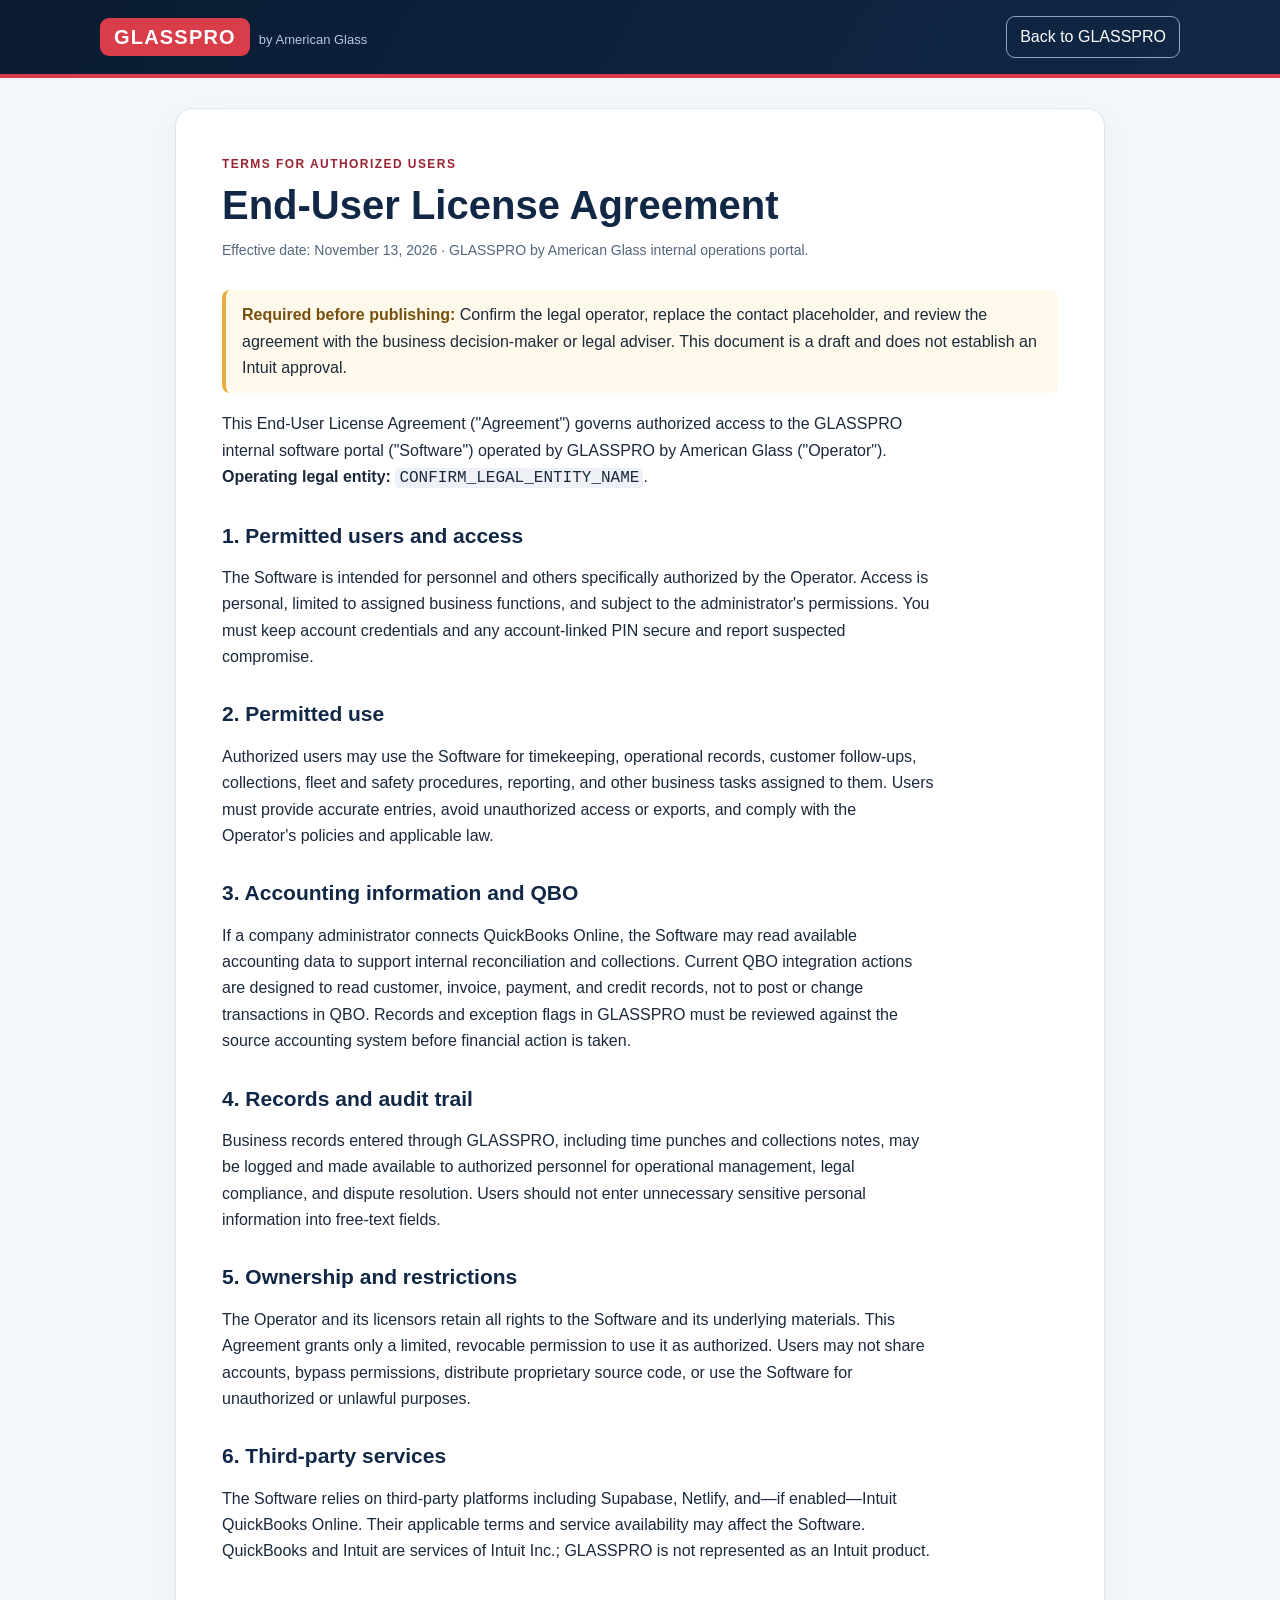
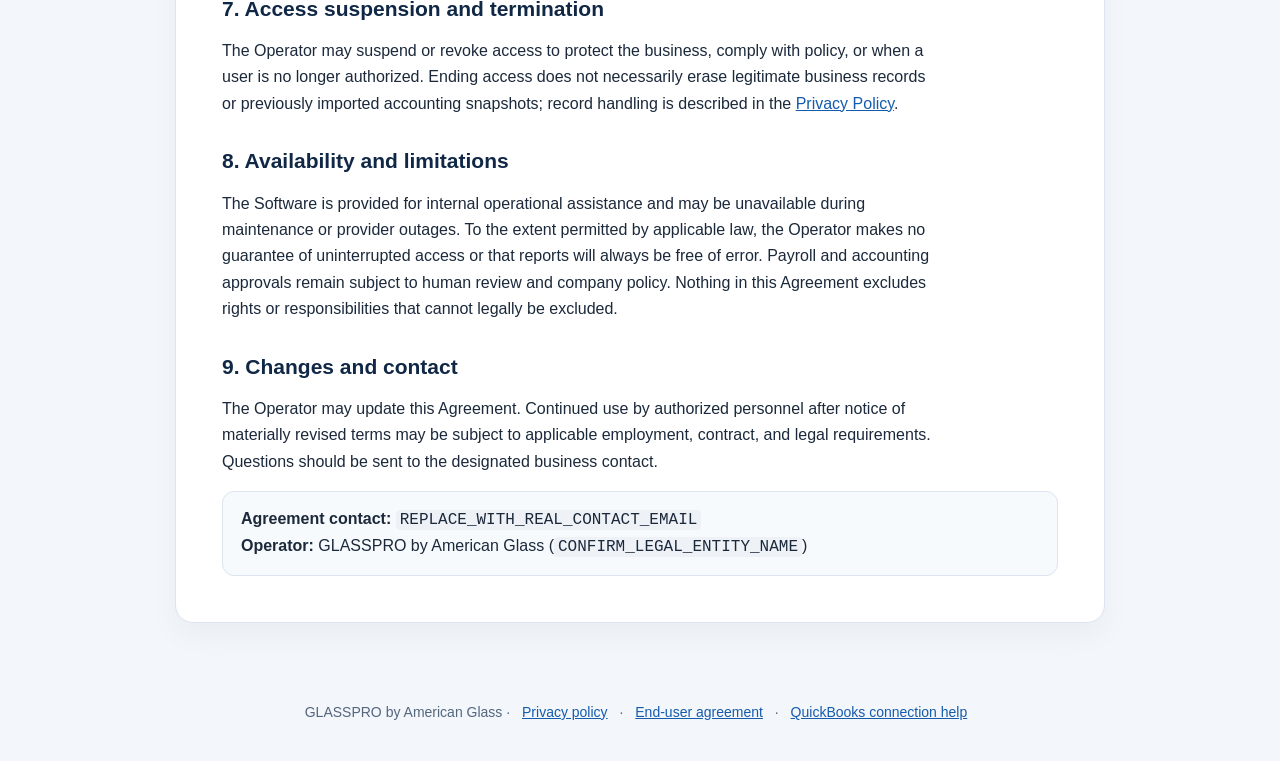
<file: eula.html>
<!doctype html>
<html lang="en"><head><meta charset="utf-8"><meta name="viewport" content="width=device-width, initial-scale=1">
<meta name="robots" content="index,follow"><title>End-User License Agreement | GLASSPRO</title>
<link rel="stylesheet" href="gp-public-legal.css"></head><body>
<header><div class="header-in"><a href="index.html" class="brand"><strong>GLASSPRO</strong><span>by American Glass</span></a><a class="back" href="index.html">Back to GLASSPRO</a></div></header>
<main><article class="paper"><div class="eyebrow">Terms for authorized users</div><h1>End-User License Agreement</h1><p class="meta">Effective date: November 13, 2026 · GLASSPRO by American Glass internal operations portal.</p>
<div class="notice"><strong>Required before publishing:</strong> Confirm the legal operator, replace the contact placeholder, and review the agreement with the business decision-maker or legal adviser. This document is a draft and does not establish an Intuit approval.</div>
<p>This End-User License Agreement ("Agreement") governs authorized access to the GLASSPRO internal software portal ("Software") operated by GLASSPRO by American Glass ("Operator"). <strong>Operating legal entity:</strong> <code>CONFIRM_LEGAL_ENTITY_NAME</code>.</p>
<h2>1. Permitted users and access</h2><p>The Software is intended for personnel and others specifically authorized by the Operator. Access is personal, limited to assigned business functions, and subject to the administrator's permissions. You must keep account credentials and any account-linked PIN secure and report suspected compromise.</p>
<h2>2. Permitted use</h2><p>Authorized users may use the Software for timekeeping, operational records, customer follow-ups, collections, fleet and safety procedures, reporting, and other business tasks assigned to them. Users must provide accurate entries, avoid unauthorized access or exports, and comply with the Operator's policies and applicable law.</p>
<h2>3. Accounting information and QBO</h2><p>If a company administrator connects QuickBooks Online, the Software may read available accounting data to support internal reconciliation and collections. Current QBO integration actions are designed to read customer, invoice, payment, and credit records, not to post or change transactions in QBO. Records and exception flags in GLASSPRO must be reviewed against the source accounting system before financial action is taken.</p>
<h2>4. Records and audit trail</h2><p>Business records entered through GLASSPRO, including time punches and collections notes, may be logged and made available to authorized personnel for operational management, legal compliance, and dispute resolution. Users should not enter unnecessary sensitive personal information into free-text fields.</p>
<h2>5. Ownership and restrictions</h2><p>The Operator and its licensors retain all rights to the Software and its underlying materials. This Agreement grants only a limited, revocable permission to use it as authorized. Users may not share accounts, bypass permissions, distribute proprietary source code, or use the Software for unauthorized or unlawful purposes.</p>
<h2>6. Third-party services</h2><p>The Software relies on third-party platforms including Supabase, Netlify, and—if enabled—Intuit QuickBooks Online. Their applicable terms and service availability may affect the Software. QuickBooks and Intuit are services of Intuit Inc.; GLASSPRO is not represented as an Intuit product.</p>
<h2>7. Access suspension and termination</h2><p>The Operator may suspend or revoke access to protect the business, comply with policy, or when a user is no longer authorized. Ending access does not necessarily erase legitimate business records or previously imported accounting snapshots; record handling is described in the <a href="privacy.html">Privacy Policy</a>.</p>
<h2>8. Availability and limitations</h2><p>The Software is provided for internal operational assistance and may be unavailable during maintenance or provider outages. To the extent permitted by applicable law, the Operator makes no guarantee of uninterrupted access or that reports will always be free of error. Payroll and accounting approvals remain subject to human review and company policy. Nothing in this Agreement excludes rights or responsibilities that cannot legally be excluded.</p>
<h2>9. Changes and contact</h2><p>The Operator may update this Agreement. Continued use by authorized personnel after notice of materially revised terms may be subject to applicable employment, contract, and legal requirements. Questions should be sent to the designated business contact.</p>
<div class="contact"><strong>Agreement contact:</strong> <code>REPLACE_WITH_REAL_CONTACT_EMAIL</code><br><strong>Operator:</strong> GLASSPRO by American Glass (<code>CONFIRM_LEGAL_ENTITY_NAME</code>)</div></article></main>
<footer>GLASSPRO by American Glass · <a href="privacy.html">Privacy policy</a> · <a href="eula.html">End-user agreement</a> · <a href="qbo-disconnect.html">QuickBooks connection help</a></footer>
</body></html>
</file>
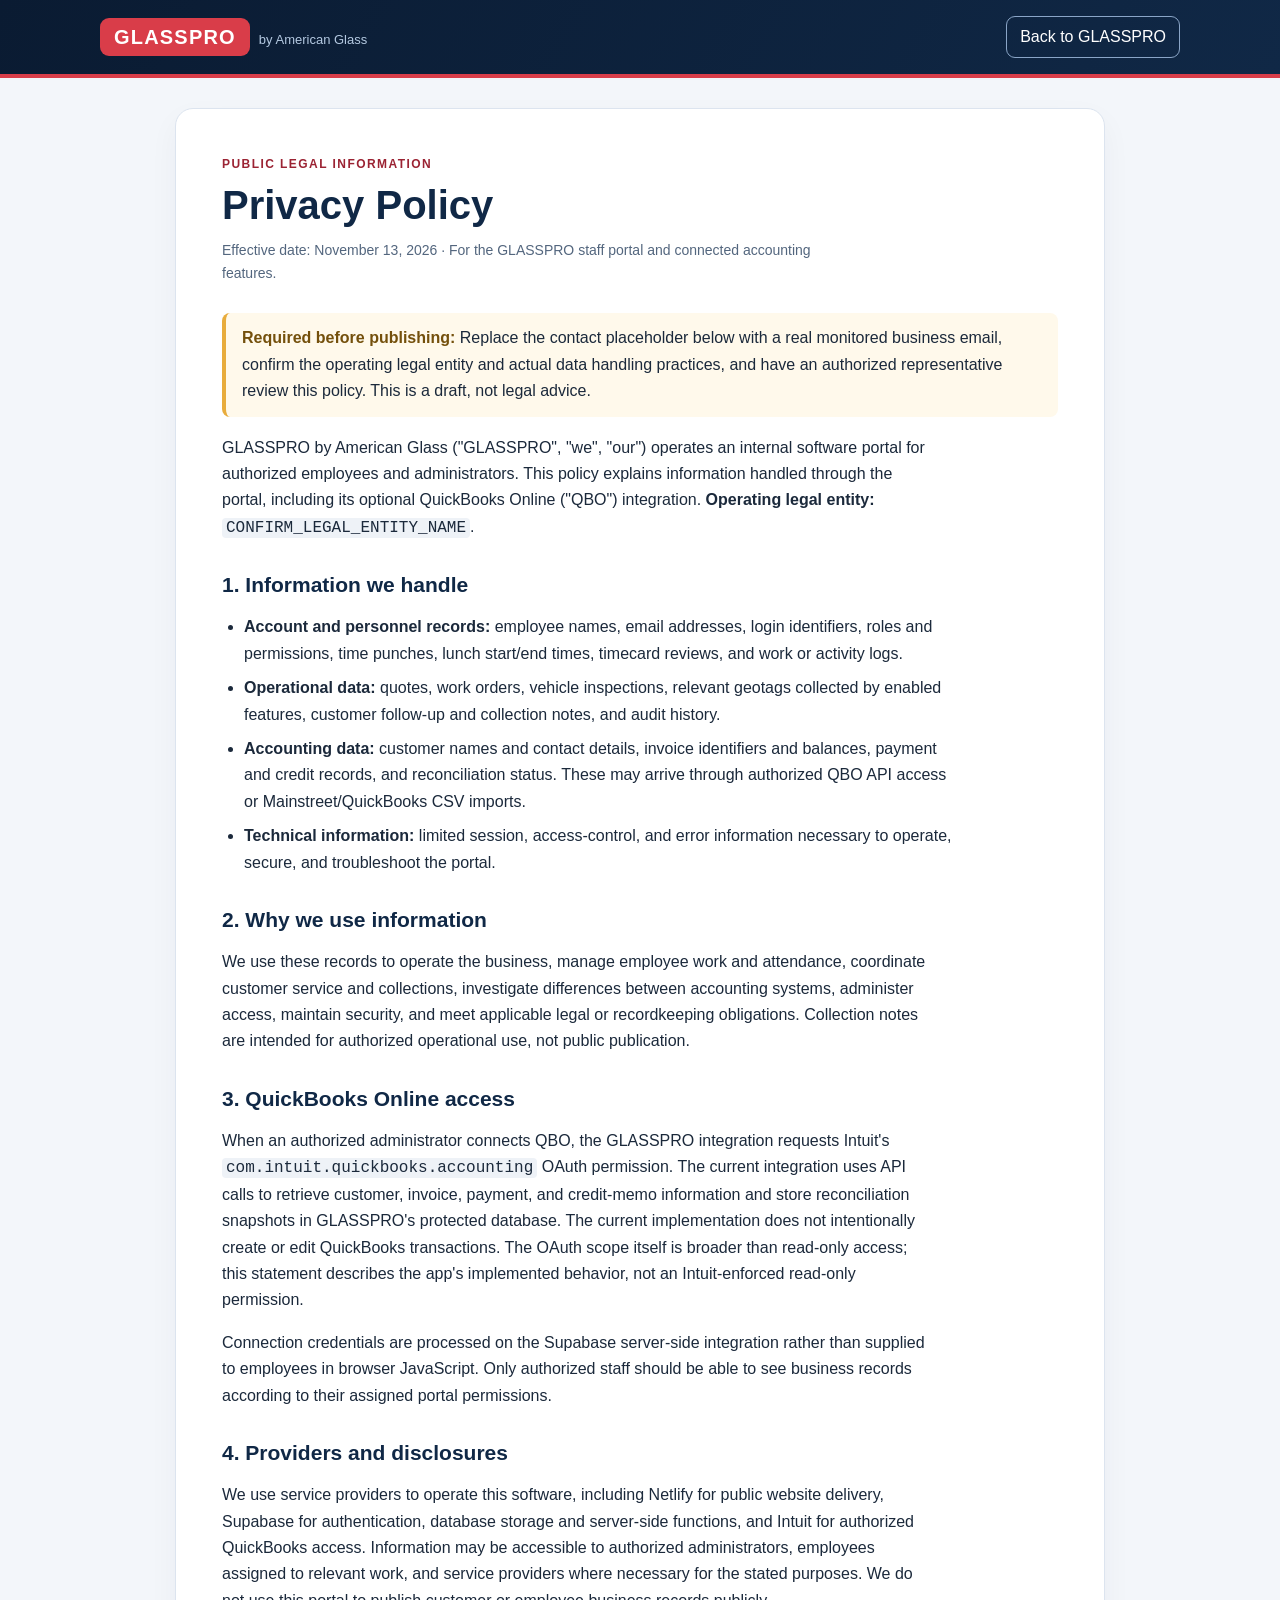
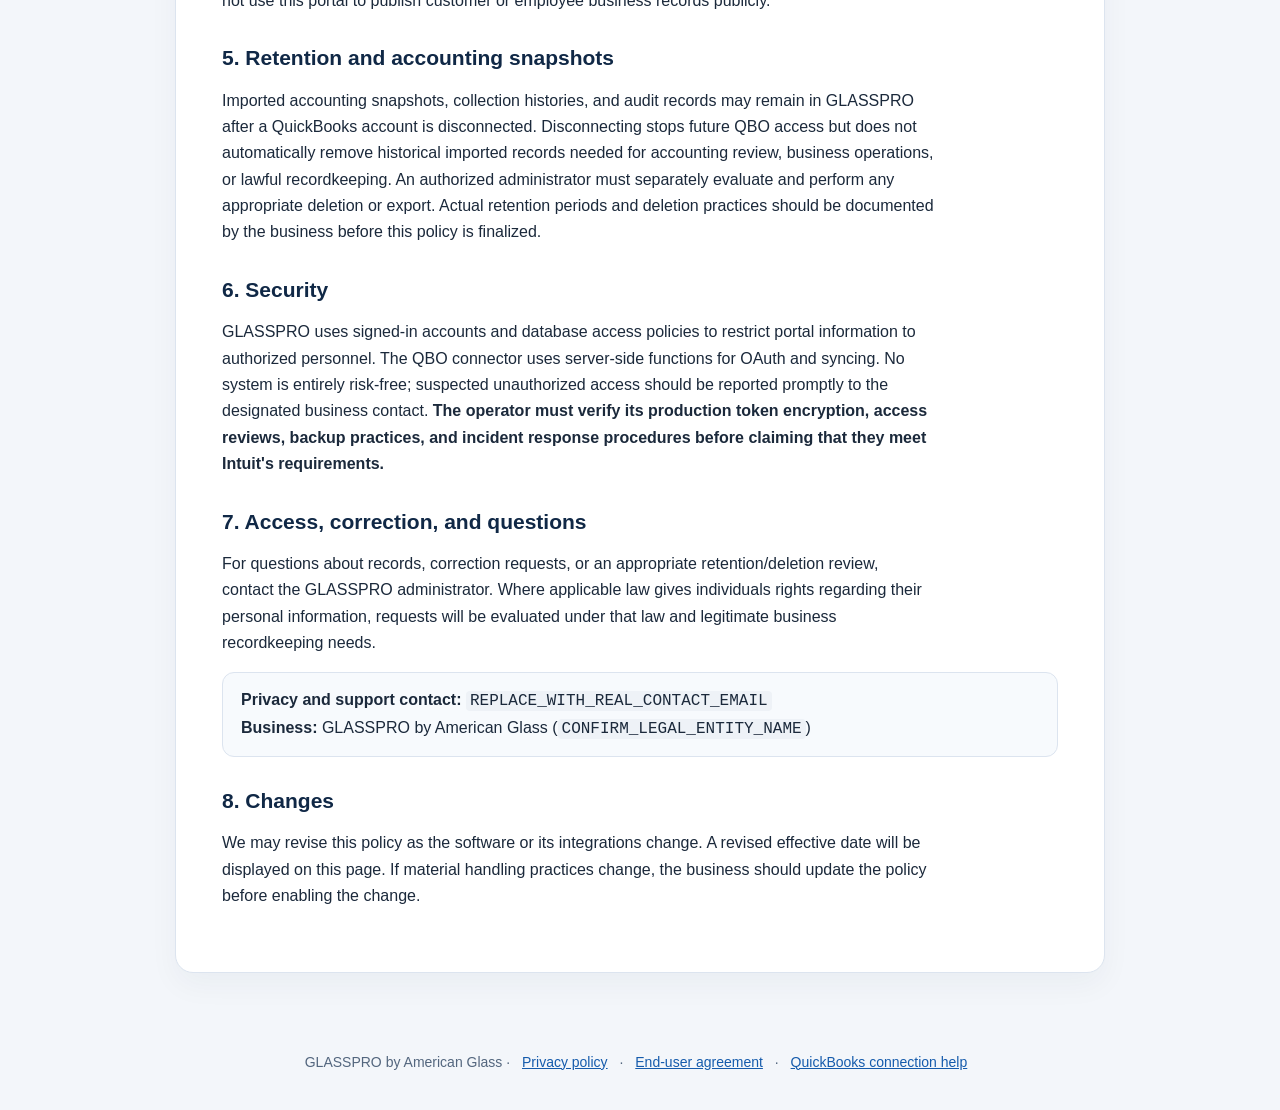
<file: privacy.html>
<!doctype html>
<html lang="en"><head><meta charset="utf-8"><meta name="viewport" content="width=device-width, initial-scale=1">
<meta name="robots" content="index,follow"><title>Privacy Policy | GLASSPRO</title>
<link rel="stylesheet" href="gp-public-legal.css"></head><body>
<header><div class="header-in"><a href="index.html" class="brand"><strong>GLASSPRO</strong><span>by American Glass</span></a><a class="back" href="index.html">Back to GLASSPRO</a></div></header>
<main><article class="paper"><div class="eyebrow">Public legal information</div><h1>Privacy Policy</h1><p class="meta">Effective date: November 13, 2026 · For the GLASSPRO staff portal and connected accounting features.</p>
<div class="notice"><strong>Required before publishing:</strong> Replace the contact placeholder below with a real monitored business email, confirm the operating legal entity and actual data handling practices, and have an authorized representative review this policy. This is a draft, not legal advice.</div>
<p>GLASSPRO by American Glass ("GLASSPRO", "we", "our") operates an internal software portal for authorized employees and administrators. This policy explains information handled through the portal, including its optional QuickBooks Online ("QBO") integration. <strong>Operating legal entity:</strong> <code>CONFIRM_LEGAL_ENTITY_NAME</code>.</p>
<h2>1. Information we handle</h2><ul>
<li><strong>Account and personnel records:</strong> employee names, email addresses, login identifiers, roles and permissions, time punches, lunch start/end times, timecard reviews, and work or activity logs.</li>
<li><strong>Operational data:</strong> quotes, work orders, vehicle inspections, relevant geotags collected by enabled features, customer follow-up and collection notes, and audit history.</li>
<li><strong>Accounting data:</strong> customer names and contact details, invoice identifiers and balances, payment and credit records, and reconciliation status. These may arrive through authorized QBO API access or Mainstreet/QuickBooks CSV imports.</li>
<li><strong>Technical information:</strong> limited session, access-control, and error information necessary to operate, secure, and troubleshoot the portal.</li></ul>
<h2>2. Why we use information</h2><p>We use these records to operate the business, manage employee work and attendance, coordinate customer service and collections, investigate differences between accounting systems, administer access, maintain security, and meet applicable legal or recordkeeping obligations. Collection notes are intended for authorized operational use, not public publication.</p>
<h2>3. QuickBooks Online access</h2><p>When an authorized administrator connects QBO, the GLASSPRO integration requests Intuit's <code>com.intuit.quickbooks.accounting</code> OAuth permission. The current integration uses API calls to retrieve customer, invoice, payment, and credit-memo information and store reconciliation snapshots in GLASSPRO's protected database. The current implementation does not intentionally create or edit QuickBooks transactions. The OAuth scope itself is broader than read-only access; this statement describes the app's implemented behavior, not an Intuit-enforced read-only permission.</p>
<p>Connection credentials are processed on the Supabase server-side integration rather than supplied to employees in browser JavaScript. Only authorized staff should be able to see business records according to their assigned portal permissions.</p>
<h2>4. Providers and disclosures</h2><p>We use service providers to operate this software, including Netlify for public website delivery, Supabase for authentication, database storage and server-side functions, and Intuit for authorized QuickBooks access. Information may be accessible to authorized administrators, employees assigned to relevant work, and service providers where necessary for the stated purposes. We do not use this portal to publish customer or employee business records publicly.</p>
<h2>5. Retention and accounting snapshots</h2><p>Imported accounting snapshots, collection histories, and audit records may remain in GLASSPRO after a QuickBooks account is disconnected. Disconnecting stops future QBO access but does not automatically remove historical imported records needed for accounting review, business operations, or lawful recordkeeping. An authorized administrator must separately evaluate and perform any appropriate deletion or export. Actual retention periods and deletion practices should be documented by the business before this policy is finalized.</p>
<h2>6. Security</h2><p>GLASSPRO uses signed-in accounts and database access policies to restrict portal information to authorized personnel. The QBO connector uses server-side functions for OAuth and syncing. No system is entirely risk-free; suspected unauthorized access should be reported promptly to the designated business contact. <strong>The operator must verify its production token encryption, access reviews, backup practices, and incident response procedures before claiming that they meet Intuit's requirements.</strong></p>
<h2>7. Access, correction, and questions</h2><p>For questions about records, correction requests, or an appropriate retention/deletion review, contact the GLASSPRO administrator. Where applicable law gives individuals rights regarding their personal information, requests will be evaluated under that law and legitimate business recordkeeping needs.</p>
<div class="contact"><strong>Privacy and support contact:</strong> <code>REPLACE_WITH_REAL_CONTACT_EMAIL</code><br><strong>Business:</strong> GLASSPRO by American Glass (<code>CONFIRM_LEGAL_ENTITY_NAME</code>)</div>
<h2>8. Changes</h2><p>We may revise this policy as the software or its integrations change. A revised effective date will be displayed on this page. If material handling practices change, the business should update the policy before enabling the change.</p></article></main>
<footer>GLASSPRO by American Glass · <a href="privacy.html">Privacy policy</a> · <a href="eula.html">End-user agreement</a> · <a href="qbo-disconnect.html">QuickBooks connection help</a></footer>
</body></html>
</file>
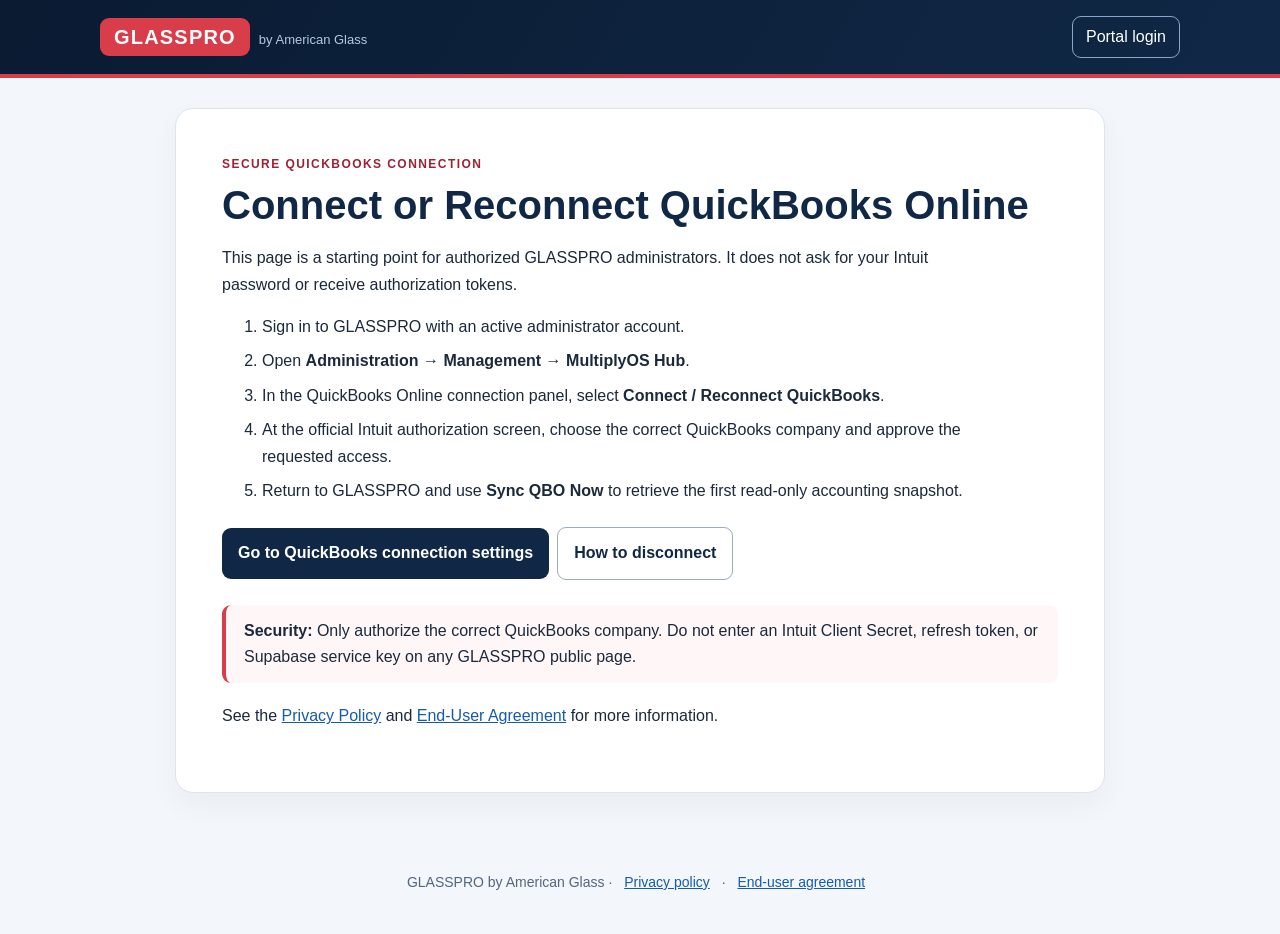
<file: qbo-connect.html>
<!doctype html><html lang="en"><head><meta charset="utf-8"><meta name="viewport" content="width=device-width,initial-scale=1"><meta name="robots" content="index,follow"><title>Connect QuickBooks | GLASSPRO</title><link rel="stylesheet" href="gp-public-legal.css"></head><body>
<header><div class="header-in"><a class="brand" href="index.html"><strong>GLASSPRO</strong><span>by American Glass</span></a><a class="back" href="index.html">Portal login</a></div></header>
<main><article class="paper"><div class="eyebrow">Secure QuickBooks connection</div><h1>Connect or Reconnect QuickBooks Online</h1>
<p>This page is a starting point for authorized GLASSPRO administrators. It does not ask for your Intuit password or receive authorization tokens.</p>
<ol><li>Sign in to GLASSPRO with an active administrator account.</li><li>Open <strong>Administration → Management → MultiplyOS Hub</strong>.</li><li>In the QuickBooks Online connection panel, select <strong>Connect / Reconnect QuickBooks</strong>.</li><li>At the official Intuit authorization screen, choose the correct QuickBooks company and approve the requested access.</li><li>Return to GLASSPRO and use <strong>Sync QBO Now</strong> to retrieve the first read-only accounting snapshot.</li></ol>
<a class="button" href="admin.html#adminMOSPane">Go to QuickBooks connection settings</a><a class="button button-secondary" href="qbo-disconnect.html">How to disconnect</a>
<div class="callout"><strong>Security:</strong> Only authorize the correct QuickBooks company. Do not enter an Intuit Client Secret, refresh token, or Supabase service key on any GLASSPRO public page.</div>
<p>See the <a href="privacy.html">Privacy Policy</a> and <a href="eula.html">End-User Agreement</a> for more information.</p></article></main>
<footer>GLASSPRO by American Glass · <a href="privacy.html">Privacy policy</a> · <a href="eula.html">End-user agreement</a></footer></body></html>
</file>
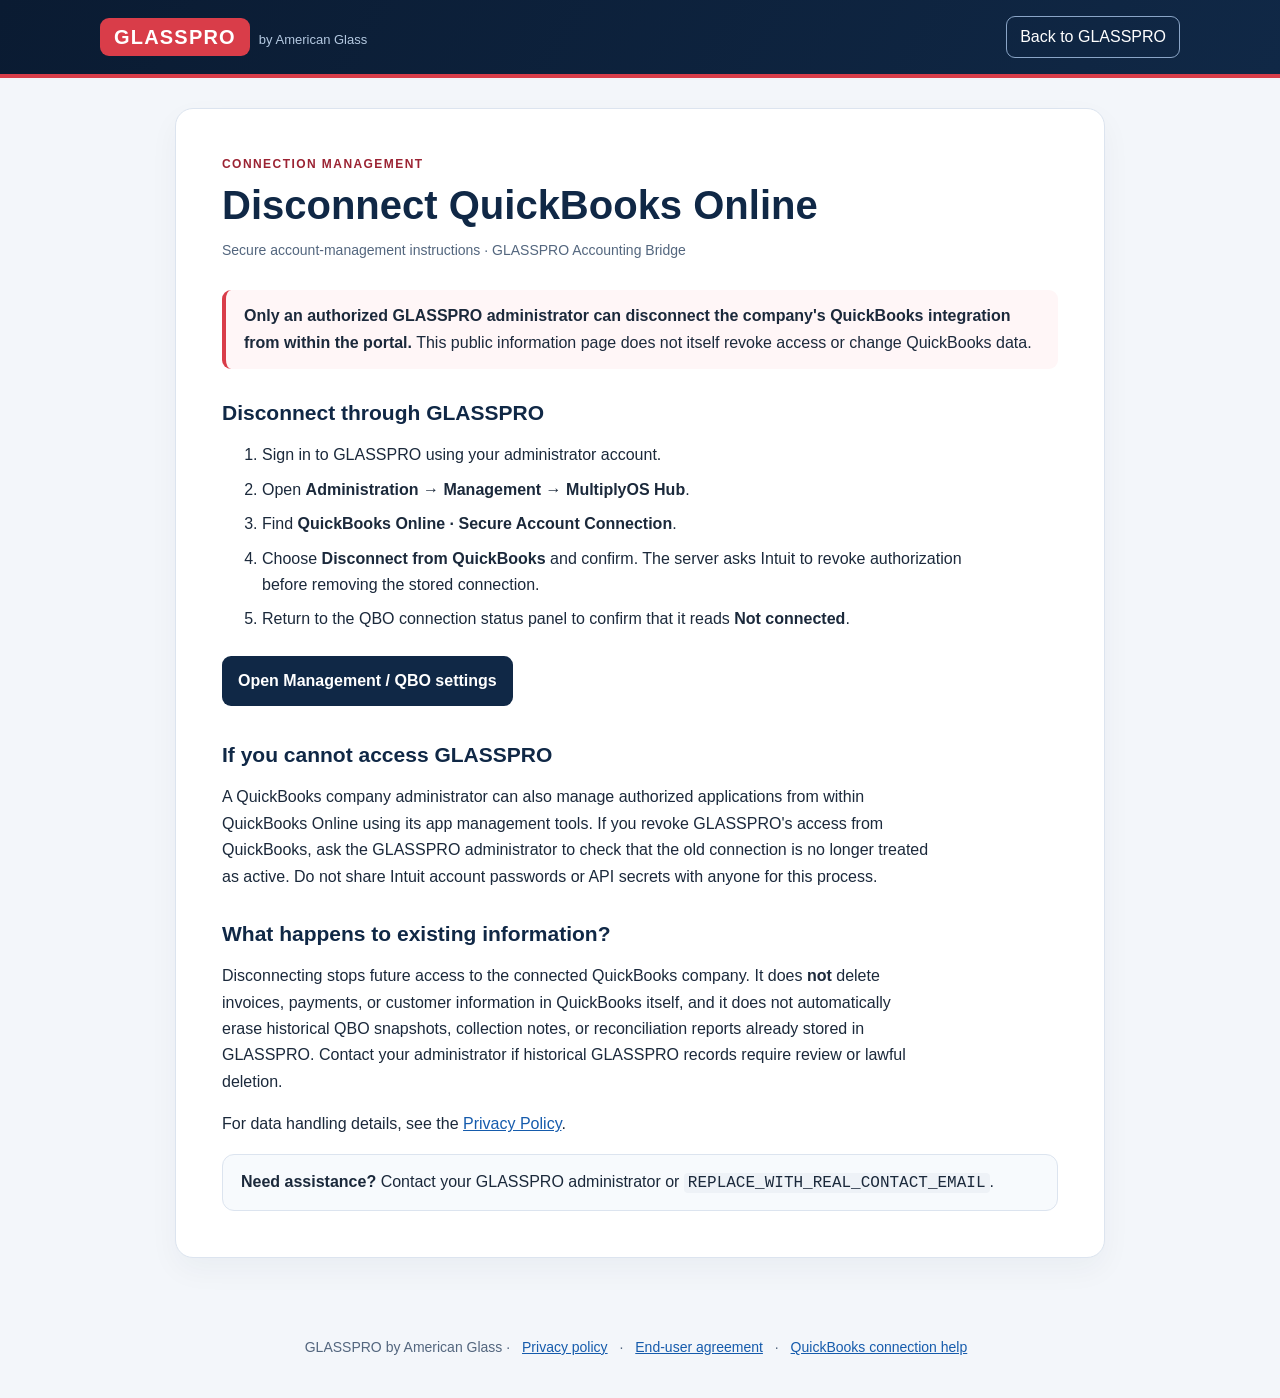
<file: qbo-disconnect.html>
<!doctype html>
<html lang="en"><head><meta charset="utf-8"><meta name="viewport" content="width=device-width, initial-scale=1">
<meta name="robots" content="index,follow"><title>Disconnect QuickBooks Online | GLASSPRO</title>
<link rel="stylesheet" href="gp-public-legal.css"></head><body>
<header><div class="header-in"><a href="index.html" class="brand"><strong>GLASSPRO</strong><span>by American Glass</span></a><a class="back" href="index.html">Back to GLASSPRO</a></div></header>
<main><article class="paper"><div class="eyebrow">Connection management</div><h1>Disconnect QuickBooks Online</h1><p class="meta">Secure account-management instructions · GLASSPRO Accounting Bridge</p>
<div class="callout"><strong>Only an authorized GLASSPRO administrator can disconnect the company's QuickBooks integration from within the portal.</strong> This public information page does not itself revoke access or change QuickBooks data.</div>
<h2>Disconnect through GLASSPRO</h2><ol>
<li>Sign in to GLASSPRO using your administrator account.</li>
<li>Open <strong>Administration → Management → MultiplyOS Hub</strong>.</li>
<li>Find <strong>QuickBooks Online · Secure Account Connection</strong>.</li>
<li>Choose <strong>Disconnect from QuickBooks</strong> and confirm. The server asks Intuit to revoke authorization before removing the stored connection.</li>
<li>Return to the QBO connection status panel to confirm that it reads <strong>Not connected</strong>.</li></ol>
<a class="button" href="admin.html#adminMOSPane">Open Management / QBO settings</a>
<h2>If you cannot access GLASSPRO</h2><p>A QuickBooks company administrator can also manage authorized applications from within QuickBooks Online using its app management tools. If you revoke GLASSPRO's access from QuickBooks, ask the GLASSPRO administrator to check that the old connection is no longer treated as active. Do not share Intuit account passwords or API secrets with anyone for this process.</p>
<h2>What happens to existing information?</h2><p>Disconnecting stops future access to the connected QuickBooks company. It does <strong>not</strong> delete invoices, payments, or customer information in QuickBooks itself, and it does not automatically erase historical QBO snapshots, collection notes, or reconciliation reports already stored in GLASSPRO. Contact your administrator if historical GLASSPRO records require review or lawful deletion.</p>
<p>For data handling details, see the <a href="privacy.html">Privacy Policy</a>.</p>
<div class="contact"><strong>Need assistance?</strong> Contact your GLASSPRO administrator or <code>REPLACE_WITH_REAL_CONTACT_EMAIL</code>.</div></article></main>
<footer>GLASSPRO by American Glass · <a href="privacy.html">Privacy policy</a> · <a href="eula.html">End-user agreement</a> · <a href="qbo-disconnect.html">QuickBooks connection help</a></footer>
</body></html>
</file>
<file: gp-public-legal.css>
/* GLASSPRO public legal and QuickBooks info pages — no external libraries */
:root{color-scheme:light;--navy:#102846;--navy2:#0a1b32;--red:#d93d49;--ink:#1b293b;--muted:#53667e;--bg:#f3f6fa;--line:#dce4ef}
*{box-sizing:border-box}body{margin:0;background:var(--bg);color:var(--ink);font:16px/1.65 -apple-system,BlinkMacSystemFont,'Segoe UI',Roboto,Arial,sans-serif}
a{color:#155bac}a:focus-visible,button:focus-visible{outline:3px solid #fcae4b;outline-offset:3px}
header{background:linear-gradient(120deg,var(--navy2),var(--navy));border-bottom:4px solid var(--red);color:white;padding:16px max(22px,calc((100vw - 1080px)/2))}
.header-in{display:flex;gap:18px;justify-content:space-between;align-items:center;flex-wrap:wrap}.brand{color:white;text-decoration:none;font-weight:800;letter-spacing:.06em;font-size:20px}.brand strong{background:var(--red);padding:8px 14px;border-radius:9px;color:white}.brand span{font-weight:500;font-size:13px;color:#b4c9e1;letter-spacing:normal;margin-left:9px}.back{color:white;text-decoration:none;border:1px solid #8aa5c7;border-radius:9px;padding:7px 13px}.back:hover{background:#ffffff18}
main{max-width:970px;margin:30px auto;padding:0 20px 48px}.paper{background:#fff;border:1px solid var(--line);border-radius:18px;padding:clamp(20px,5vw,46px);box-shadow:0 12px 30px #1028460b}h1{font-size:clamp(27px,4vw,40px);line-height:1.2;color:var(--navy);margin:6px 0 10px}h2{font-size:21px;line-height:1.3;color:var(--navy);margin:30px 0 9px}p,li{max-width:80ch}ul{padding-left:22px}li{margin:8px 0}.eyebrow{font-size:12px;color:#9b2333;text-transform:uppercase;font-weight:800;letter-spacing:.12em}.meta{color:var(--muted);font-size:14px;margin:10px 0 28px}.notice{border-left:4px solid #e8ac3c;background:#fff9eb;padding:12px 16px;border-radius:8px;margin:18px 0}.notice strong{color:#74500c}.contact{border:1px solid var(--line);background:#f7fafd;border-radius:12px;padding:14px 18px}.callout{border-left:4px solid var(--red);background:#fff6f7;padding:13px 18px;border-radius:9px;margin:20px 0}.button{display:inline-block;background:var(--navy);color:white;text-decoration:none;font-weight:700;padding:12px 16px;border-radius:9px;margin:7px 8px 5px 0}.button:hover{background:#213d60}.button-secondary{background:white;color:var(--navy);border:1px solid #9aacc0}footer{max-width:970px;margin:0 auto 40px;text-align:center;font-size:14px;color:var(--muted);padding:0 20px}footer a{margin:0 8px}code{background:#eef2f7;padding:1px 4px;border-radius:4px;overflow-wrap:anywhere}@media(max-width:600px){header{padding:15px 20px}.brand span{display:block;margin:4px 0 0}.paper{padding:22px 18px}main{margin:16px auto}}
</file>
